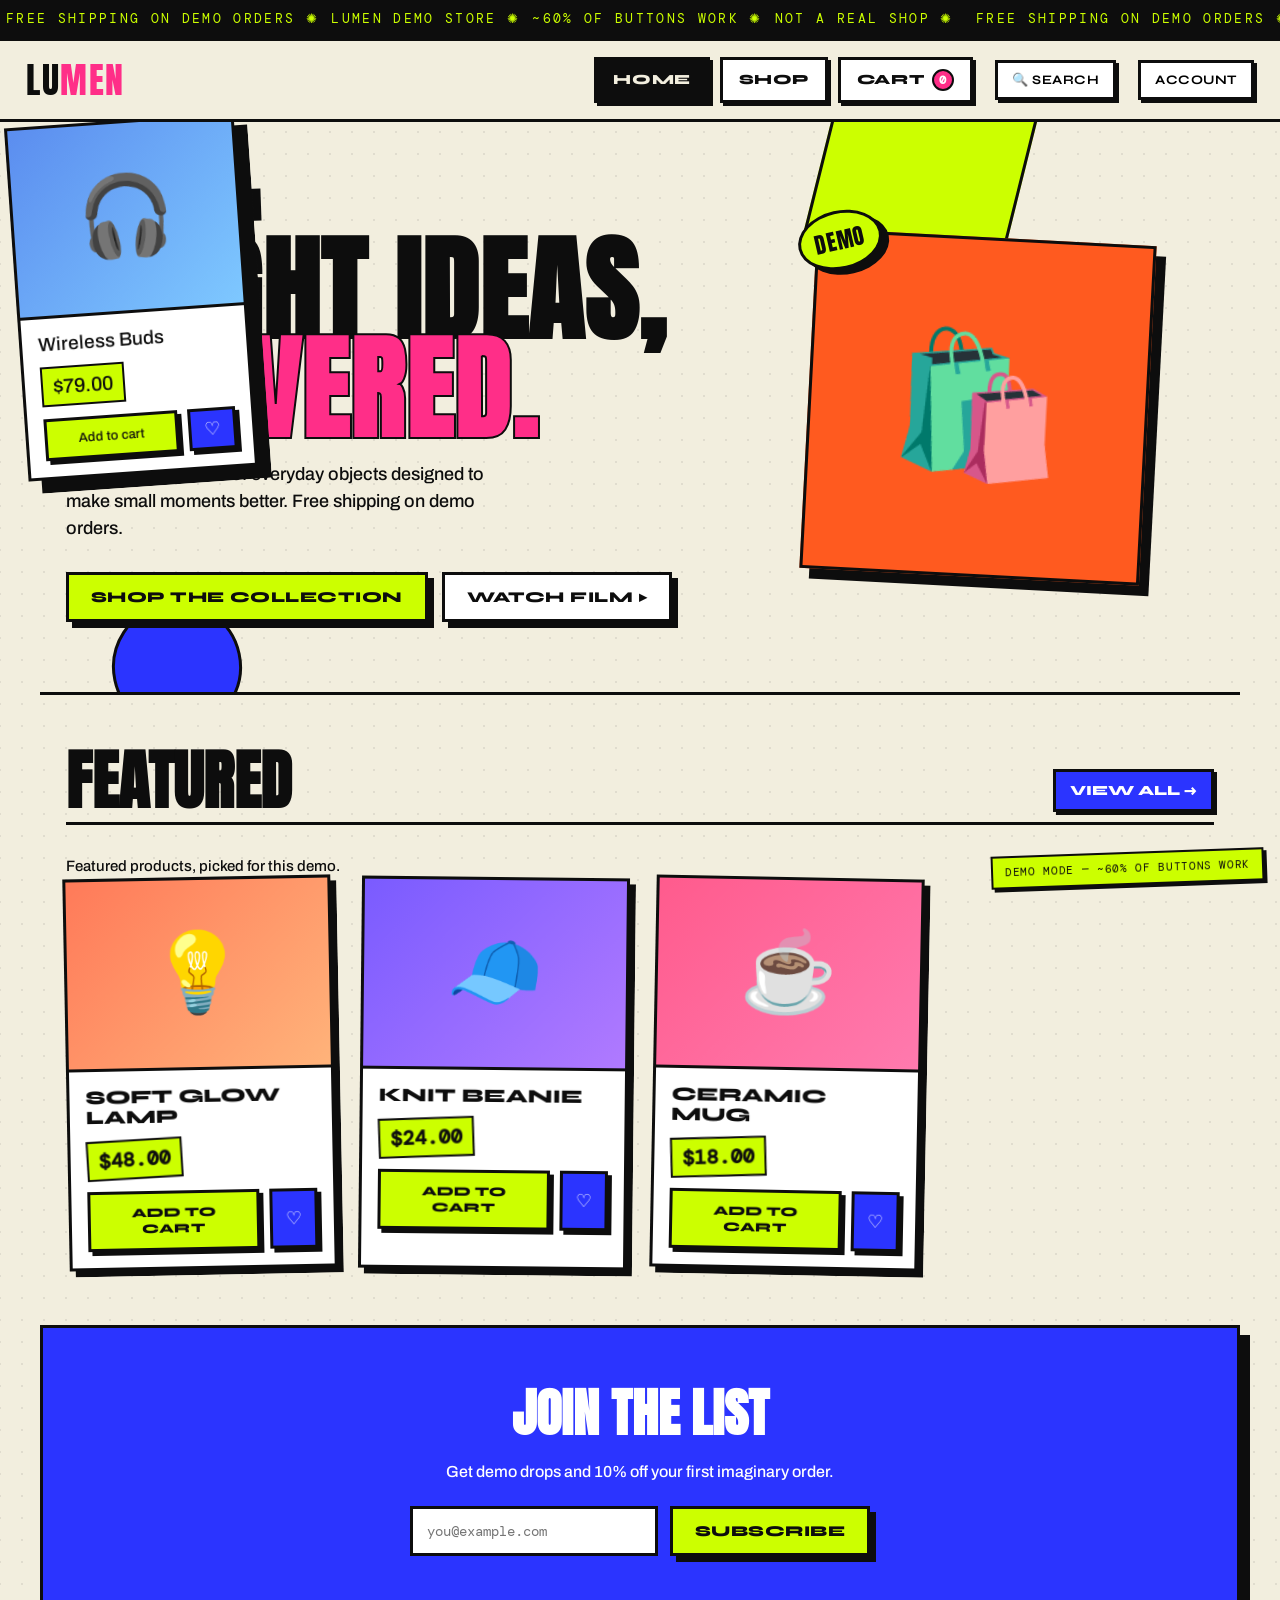
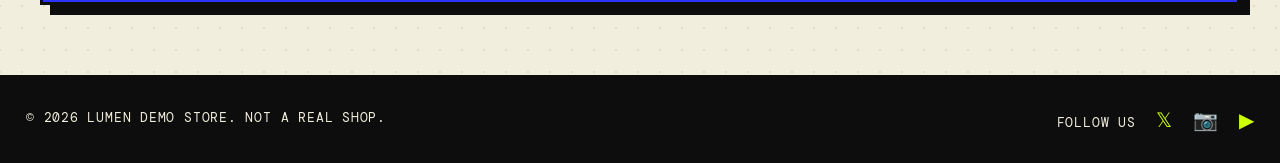
<file: index.html>
<!DOCTYPE html>
<html lang="en">
<head>
<meta charset="UTF-8">
<meta name="viewport" content="width=device-width, initial-scale=1.0">
<title>Lumen &middot; Home</title>
<link rel="preconnect" href="https://fonts.googleapis.com">
<link rel="preconnect" href="https://fonts.gstatic.com" crossorigin>
<link href="https://fonts.googleapis.com/css2?family=Anton&family=Archivo:wght@400;500;600;700&family=DM+Mono:wght@400;500&family=Syne:wght@700;800&display=swap" rel="stylesheet">
<link rel="stylesheet" href="styles.css">
</head>
<body>

<div class="ticker">
  <div class="ticker__track">
    <span>Free shipping on demo orders ✺</span><span>Lumen Demo Store ✺</span><span>~60% of buttons work ✺</span><span>Not a real shop ✺</span>
    <span>Free shipping on demo orders ✺</span><span>Lumen Demo Store ✺</span><span>~60% of buttons work ✺</span><span>Not a real shop ✺</span>
  </div>
</div>

<header class="masthead">
  <div class="brand">LU<span>MEN</span></div>
  <div class="spacer"></div>
  <nav class="mainnav">
    <a class="navlink is-active" href="index.html">Home</a>
    <a class="navlink" href="products.html">Shop</a>
    <a class="navlink" href="cart.html">Cart<span class="badge" id="cartBadge">0</span></a>
  </nav>
  <button class="icon-btn" onclick="demo('Search')">🔍 Search</button>
  <button class="icon-btn" onclick="demo('Account login')">Account</button>
</header>

<main class="content">
  <section class="hero">
    <span class="blob blob--lime"></span>
    <span class="blob blob--blue"></span>
    <div class="hero-text">
      <span class="eyebrow">New season · 2026</span>
      <h1>Bright ideas, <em>delivered.</em></h1>
      <p>A curated collection of everyday objects designed to make small moments better. Free shipping on demo orders.</p>
      <div class="hero-cta">
        <a href="products.html"><button class="btn">Shop the collection</button></a>
        <button class="btn ghost" onclick="demo('Watch the film')">Watch film ▸</button>
      </div>
    </div>
    <div class="hero-art">
      <div class="art-frame"><span class="sticker">DEMO</span>🛍️</div>
    </div>
  </section>

  <section class="section featured">
    <div class="sec-head">
      <h2>Featured</h2>
      <a href="products.html">View all →</a>
    </div>
    <p class="plain-note">Featured products, picked for this demo.</p>
    <div class="grid" id="featuredGrid"></div>
  </section>

  <div class="news">
    <h2>Join the list</h2>
    <p>Get demo drops and 10% off your first imaginary order.</p>
    <form onsubmit="demo('Newsletter signup');return false;">
      <input type="email" placeholder="you@example.com" required>
      <button class="btn" type="submit">Subscribe</button>
    </form>
  </div>

  <footer>
    <div>© 2026 Lumen Demo Store. Not a real shop.</div>
    <div class="socials">
      Follow us
      <button onclick="demo('Twitter')">𝕏</button>
      <button onclick="demo('Instagram')">📷</button>
      <button onclick="demo('YouTube')">▶</button>
    </div>
  </footer>
</main>

<div class="demo-note">Demo mode — ~60% of buttons work</div>

<script src="app.js"></script>
<script>
  renderFeatured('featuredGrid', 4);
  updateBadge();
</script>
</body>
</html>
</file>
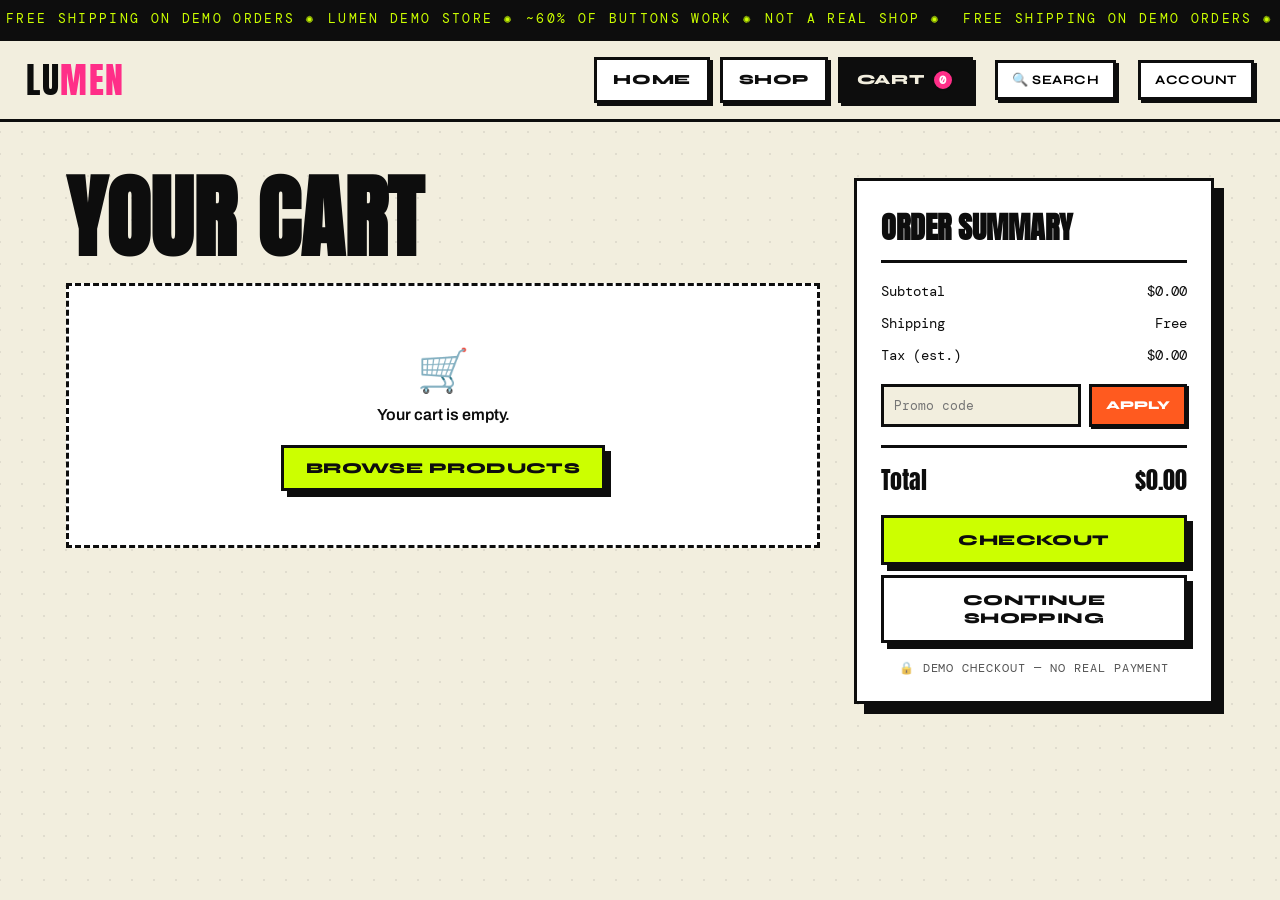
<file: cart.html>
<!DOCTYPE html>
<html lang="en">
<head>
<meta charset="UTF-8">
<meta name="viewport" content="width=device-width, initial-scale=1.0">
<title>Lumen &middot; Cart</title>
<link rel="preconnect" href="https://fonts.googleapis.com">
<link rel="preconnect" href="https://fonts.gstatic.com" crossorigin>
<link href="https://fonts.googleapis.com/css2?family=Anton&family=Archivo:wght@400;500;600;700&family=DM+Mono:wght@400;500&family=Syne:wght@700;800&display=swap" rel="stylesheet">
<link rel="stylesheet" href="styles.css">
</head>
<body>

<div class="ticker">
  <div class="ticker__track">
    <span>Free shipping on demo orders ✺</span><span>Lumen Demo Store ✺</span><span>~60% of buttons work ✺</span><span>Not a real shop ✺</span>
    <span>Free shipping on demo orders ✺</span><span>Lumen Demo Store ✺</span><span>~60% of buttons work ✺</span><span>Not a real shop ✺</span>
  </div>
</div>

<header class="masthead">
  <div class="brand">LU<span>MEN</span></div>
  <div class="spacer"></div>
  <nav class="mainnav">
    <a class="navlink" href="index.html">Home</a>
    <a class="navlink" href="products.html">Shop</a>
    <a class="navlink is-active" href="cart.html">Cart<span class="badge" id="cartBadge">0</span></a>
  </nav>
  <button class="icon-btn" onclick="demo('Search')">🔍 Search</button>
  <button class="icon-btn" onclick="demo('Account login')">Account</button>
</header>

<main class="content">
  <div class="cart-grid">
    <div>
      <h1 class="cart-head">Your cart</h1>
      <div id="items"></div>
    </div>

    <div class="summary">
      <h2>Order summary</h2>
      <div class="row"><span>Subtotal</span><span id="subtotal">$0.00</span></div>
      <div class="row"><span>Shipping</span><span>Free</span></div>
      <div class="row"><span>Tax (est.)</span><span id="tax">$0.00</span></div>
      <div class="promo">
        <input type="text" placeholder="Promo code">
        <button onclick="demo('Apply promo code')">Apply</button>
      </div>
      <div class="row total"><span>Total</span><span id="total">$0.00</span></div>
      <button class="btn" onclick="demo('Checkout / Payment')">Checkout</button>
      <a href="products.html"><button class="btn ghost">Continue shopping</button></a>
      <div class="secure">🔒 Demo checkout — no real payment</div>
    </div>
  </div>
</main>

<div class="toast" id="toast">Updated</div>

<script src="app.js"></script>
<script>
  renderCart();
  updateBadge();
</script>
</body>
</html>
</file>
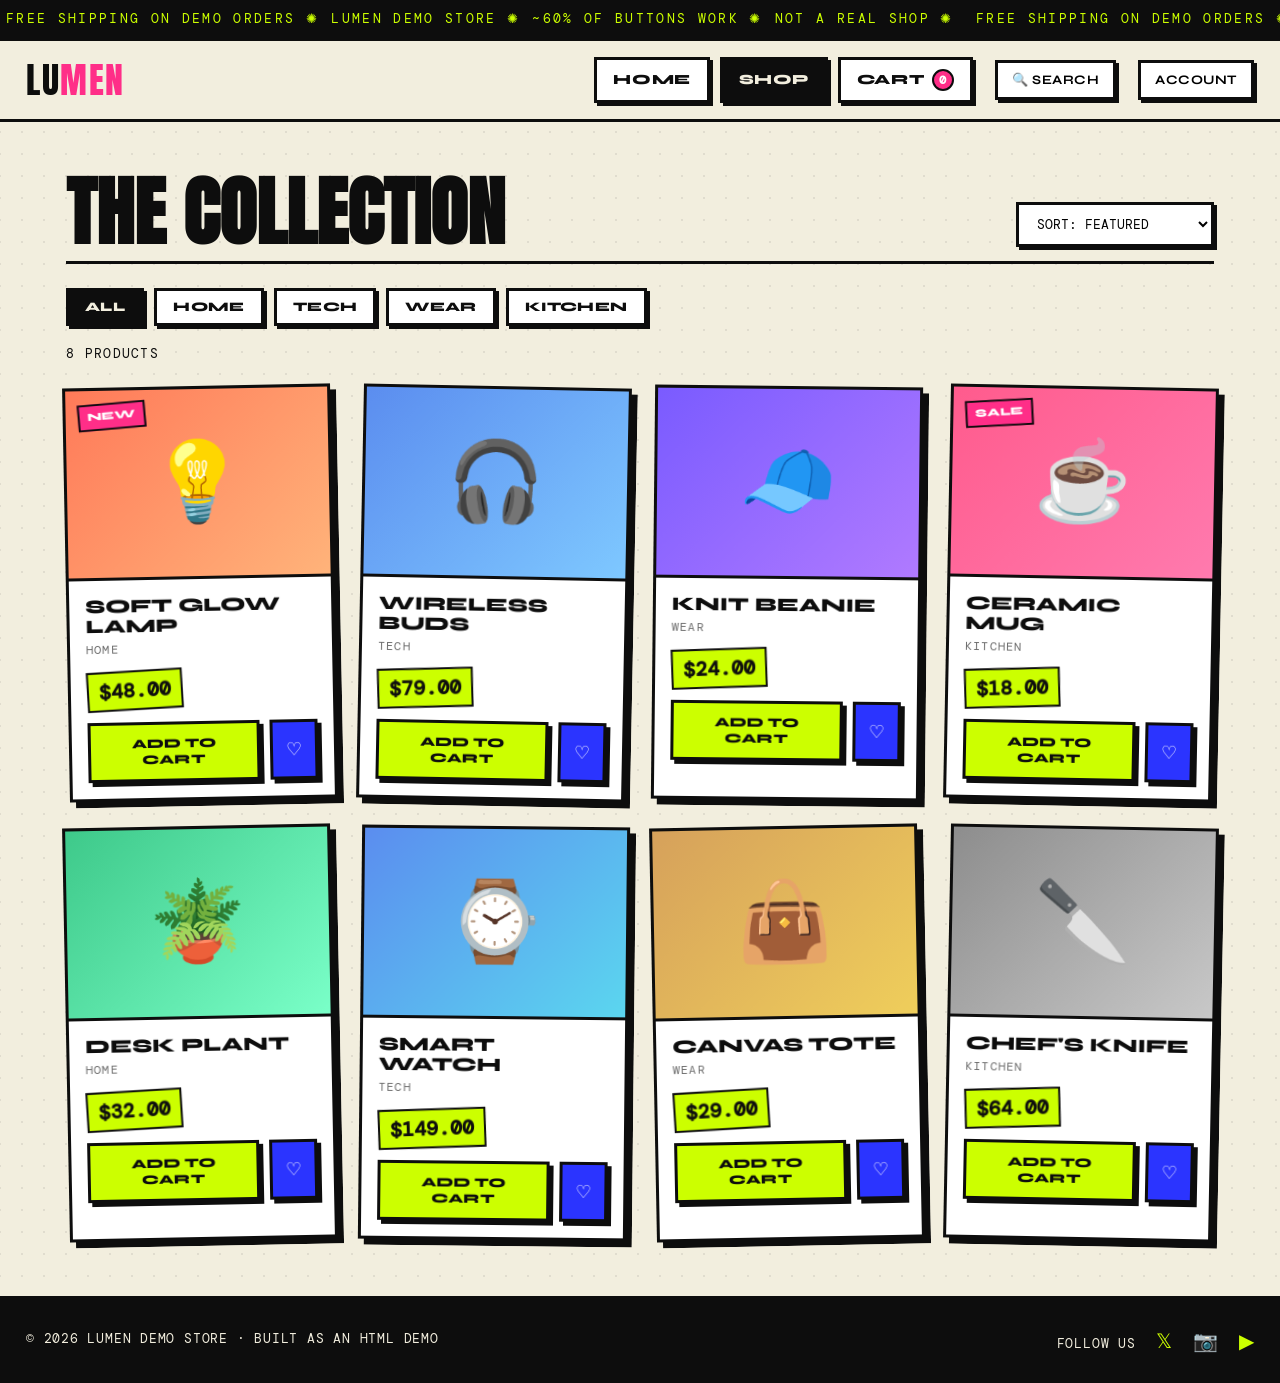
<file: products.html>
<!DOCTYPE html>
<html lang="en">
<head>
<meta charset="UTF-8">
<meta name="viewport" content="width=device-width, initial-scale=1.0">
<title>Lumen &middot; Shop</title>
<link rel="preconnect" href="https://fonts.googleapis.com">
<link rel="preconnect" href="https://fonts.gstatic.com" crossorigin>
<link href="https://fonts.googleapis.com/css2?family=Anton&family=Archivo:wght@400;500;600;700&family=DM+Mono:wght@400;500&family=Syne:wght@700;800&display=swap" rel="stylesheet">
<link rel="stylesheet" href="styles.css">
</head>
<body>

<div class="ticker">
  <div class="ticker__track">
    <span>Free shipping on demo orders ✺</span><span>Lumen Demo Store ✺</span><span>~60% of buttons work ✺</span><span>Not a real shop ✺</span>
    <span>Free shipping on demo orders ✺</span><span>Lumen Demo Store ✺</span><span>~60% of buttons work ✺</span><span>Not a real shop ✺</span>
  </div>
</div>

<header class="masthead">
  <div class="brand">LU<span>MEN</span></div>
  <div class="spacer"></div>
  <nav class="mainnav">
    <a class="navlink" href="index.html">Home</a>
    <a class="navlink is-active" href="products.html">Shop</a>
    <a class="navlink" href="cart.html">Cart<span class="badge" id="cartBadge">0</span></a>
  </nav>
  <button class="icon-btn" onclick="demo('Search')">🔍 Search</button>
  <button class="icon-btn" onclick="demo('Account login')">Account</button>
</header>

<main class="content">
  <section class="section">
    <div class="shopbar">
      <h1>The collection</h1>
      <select onchange="demo('Sort by ' + this.value)">
        <option>Sort: Featured</option>
        <option>Price: Low to High</option>
        <option>Price: High to Low</option>
        <option>Newest</option>
      </select>
    </div>

    <div class="filters">
      <button class="chip active" onclick="filterCat('all',this)">All</button>
      <button class="chip" onclick="filterCat('Home',this)">Home</button>
      <button class="chip" onclick="filterCat('Tech',this)">Tech</button>
      <button class="chip" onclick="filterCat('Wear',this)">Wear</button>
      <button class="chip" onclick="filterCat('Kitchen',this)">Kitchen</button>
    </div>

    <div class="count" id="count"></div>
    <div class="grid" id="grid"></div>
  </section>

  <footer>
    <div>© 2026 Lumen Demo Store · Built as an HTML demo</div>
    <div class="socials">
      Follow us
      <button onclick="demo('Twitter')">𝕏</button>
      <button onclick="demo('Instagram')">📷</button>
      <button onclick="demo('YouTube')">▶</button>
    </div>
  </footer>
</main>

<div class="toast" id="toast">Added to cart</div>

<script src="app.js"></script>
<script>
  let activeCat = 'all';
  function filterCat(cat, el){
    activeCat = cat;
    document.querySelectorAll('.chip').forEach(c=>c.classList.remove('active'));
    el.classList.add('active');
    renderShop();
  }
  function renderShop(){
    const list = activeCat==='all' ? PRODUCTS : PRODUCTS.filter(p=>p.cat===activeCat);
    document.getElementById('count').textContent = list.length + ' products';
    document.getElementById('grid').innerHTML = list.map(p=>`
      <div class="card">
        <div class="thumb" style="background:${p.bg}">${p.emoji}${p.tag?`<span class="tag">${p.tag}</span>`:''}</div>
        <div class="card-body">
          <h3>${p.name}</h3>
          <div class="cat">${p.cat}</div>
          <div class="price">$${p.price.toFixed(2)}</div>
          <div class="card-actions">
            <button class="btn" onclick="addToCart(${p.id})">Add to cart</button>
            <button class="wish" onclick="demo('Wishlist')">♡</button>
          </div>
        </div>
      </div>`).join('');
  }
  renderShop();
  updateBadge();
</script>
</body>
</html>
</file>
<file: styles.css>
/* ===========================================================
   LUMEN — neo-brutalist acid-zine theme
   Layout/visual only. All copy + app.js logic unchanged.
   =========================================================== */

:root{
  --paper:#f2eede;
  --paper-2:#ffffff;
  --ink:#0d0d0d;
  --lime:#ccff00;
  --pink:#ff2e88;
  --blue:#2b34ff;
  --orange:#ff5a1f;
  --border:3px solid var(--ink);
  --border-2:2px solid var(--ink);
  --shadow:6px 6px 0 var(--ink);
  --shadow-lg:10px 10px 0 var(--ink);
  --font-display:'Anton',Impact,sans-serif;
  --font-head:'Syne','Archivo',sans-serif;
  --font-body:'Archivo','Helvetica Neue',sans-serif;
  --font-mono:'DM Mono','Courier New',monospace;
}

*{box-sizing:border-box;margin:0;padding:0}
html{scroll-behavior:smooth}
body{
  font-family:var(--font-body);
  color:var(--ink);
  line-height:1.5;
  background-color:var(--paper);
  background-image:radial-gradient(rgba(13,13,13,.08) 1.4px, transparent 1.4px);
  background-size:22px 22px;
  background-position:-11px -11px;
  -webkit-font-smoothing:antialiased;
}
a{color:inherit;text-decoration:none}
::selection{background:var(--lime);color:var(--ink)}

/* ---- marquee ticker ---- */
.ticker{background:var(--ink);color:var(--lime);border-bottom:var(--border);overflow:hidden;white-space:nowrap}
.ticker__track{display:inline-block;padding:9px 0;font-family:var(--font-mono);font-size:13px;
  letter-spacing:.18em;text-transform:uppercase;animation:ticker 22s linear infinite}
.ticker__track span{padding:0 6px}
.ticker:hover .ticker__track{animation-play-state:paused}
@keyframes ticker{from{transform:translateX(0)}to{transform:translateX(-50%)}}

/* ---- masthead ---- */
.masthead{position:sticky;top:0;z-index:40;display:flex;align-items:center;gap:22px;
  flex-wrap:wrap;padding:16px 26px;background:var(--paper);border-bottom:var(--border)}
.brand{font-family:var(--font-display);font-size:36px;letter-spacing:1.5px;line-height:1}
.brand span{color:var(--pink)}
.spacer{flex:1}
.mainnav{display:flex;gap:10px;flex-wrap:wrap}
.navlink{position:relative;font-family:var(--font-head);font-weight:800;font-size:14px;
  text-transform:uppercase;letter-spacing:.04em;border:var(--border);background:var(--paper-2);
  padding:9px 16px;box-shadow:3px 3px 0 var(--ink);transition:transform .12s,box-shadow .12s,background .12s}
.navlink:hover{transform:translate(-2px,-2px);box-shadow:5px 5px 0 var(--ink);background:var(--lime)}
.navlink.is-active{background:var(--ink);color:var(--paper)}
.badge{display:inline-grid;place-items:center;min-width:22px;height:22px;margin-left:8px;
  padding:0 5px;background:var(--pink);color:#fff;border:var(--border-2);border-radius:50px;
  font-family:var(--font-mono);font-size:12px;font-weight:700;line-height:1}
.icon-btn{font-family:var(--font-head);font-weight:700;font-size:13px;text-transform:uppercase;
  letter-spacing:.04em;border:var(--border);background:var(--paper-2);padding:9px 14px;cursor:pointer;
  box-shadow:3px 3px 0 var(--ink);transition:transform .12s,box-shadow .12s,background .12s}
.icon-btn:hover{transform:translate(-2px,-2px);box-shadow:5px 5px 0 var(--ink);background:var(--orange);color:#fff}

/* ---- buttons ---- */
.btn{font-family:var(--font-head);font-weight:800;font-size:15px;text-transform:uppercase;
  letter-spacing:.03em;border:var(--border);background:var(--lime);color:var(--ink);
  padding:13px 22px;cursor:pointer;box-shadow:var(--shadow);transition:transform .12s,box-shadow .12s}
.btn:hover{transform:translate(-2px,-2px);box-shadow:8px 8px 0 var(--ink)}
.btn:active{transform:translate(2px,2px);box-shadow:2px 2px 0 var(--ink)}
.btn.ghost{background:var(--paper-2)}

/* ---- layout shell ---- */
.content{display:block}
.section{max-width:1200px;margin:0 auto;padding:56px 26px}
.sec-head{display:flex;align-items:flex-end;justify-content:space-between;gap:16px;
  margin-bottom:30px;border-bottom:var(--border);padding-bottom:10px}
.sec-head h2{font-family:var(--font-display);font-size:clamp(34px,6vw,64px);text-transform:uppercase;line-height:.95}
.sec-head a{font-family:var(--font-head);font-weight:800;text-transform:uppercase;font-size:14px;
  background:var(--blue);color:#fff;border:var(--border);padding:8px 14px;box-shadow:3px 3px 0 var(--ink)}
.sec-head a:hover{background:var(--pink)}

/* ---- HERO ---- */
.hero{position:relative;overflow:hidden;border-bottom:var(--border);
  display:grid;grid-template-columns:1.15fr .85fr;gap:36px;align-items:center;
  padding:70px 26px;max-width:1200px;margin:0 auto}
.hero .blob{position:absolute;z-index:0;border:var(--border)}
.blob--lime{width:200px;height:200px;background:var(--lime);top:-60px;right:18%;transform:rotate(14deg)}
.blob--blue{width:130px;height:130px;background:var(--blue);bottom:-40px;left:6%;transform:rotate(-12deg);border-radius:50%}
.hero-text,.hero-art{position:relative;z-index:1}
.eyebrow{display:inline-block;font-family:var(--font-mono);font-size:13px;text-transform:uppercase;
  letter-spacing:.16em;background:var(--ink);color:var(--lime);padding:6px 12px;margin-bottom:18px;transform:rotate(-2deg)}
.hero h1{font-family:var(--font-display);font-size:clamp(54px,9vw,118px);line-height:.86;
  text-transform:uppercase;letter-spacing:1px;margin-bottom:22px}
.hero h1 em{font-style:normal;color:var(--pink);-webkit-text-stroke:2px var(--ink)}
.hero p{font-size:18px;max-width:430px;margin-bottom:30px;font-weight:500}
.hero-cta{display:flex;gap:14px;flex-wrap:wrap}
.hero-art{display:flex;align-items:center;justify-content:center}
.art-frame{position:relative;width:100%;max-width:340px;aspect-ratio:1;background:var(--orange);
  border:var(--border);box-shadow:var(--shadow-lg);display:flex;align-items:center;justify-content:center;
  font-size:140px;transform:rotate(3deg)}
.sticker{position:absolute;top:-22px;left:-22px;font-family:var(--font-display);font-size:22px;
  background:var(--lime);color:var(--ink);border:var(--border);padding:10px 14px;
  border-radius:50%;transform:rotate(-16deg);box-shadow:var(--shadow);letter-spacing:1px}

/* ---- product grid + cards ---- */
.grid{display:grid;grid-template-columns:repeat(auto-fill,minmax(240px,1fr));gap:26px}
.card{position:relative;background:var(--paper-2);border:var(--border);box-shadow:var(--shadow);
  transition:transform .15s,box-shadow .15s;animation:pop .5s both}
.card:nth-child(odd){transform:rotate(-1.1deg)}
.card:nth-child(even){transform:rotate(1.1deg)}
.card:nth-child(3n){transform:rotate(.6deg)}
.card:hover{transform:rotate(0) translate(-4px,-4px);box-shadow:12px 12px 0 var(--ink);z-index:2}
.card:nth-child(2){animation-delay:.06s}
.card:nth-child(3){animation-delay:.12s}
.card:nth-child(4){animation-delay:.18s}
.thumb{height:190px;border-bottom:var(--border);display:flex;align-items:center;justify-content:center;
  font-size:78px;position:relative}
.tag{position:absolute;top:12px;left:12px;font-family:var(--font-head);font-weight:800;font-size:11px;
  text-transform:uppercase;background:var(--pink);color:#fff;border:var(--border-2);padding:3px 8px;transform:rotate(-4deg)}
.card-body{padding:16px}
.card h3{font-family:var(--font-head);font-weight:800;font-size:19px;text-transform:uppercase;line-height:1.05}
.card .cat{font-family:var(--font-mono);font-size:12px;text-transform:uppercase;letter-spacing:.1em;
  color:var(--ink);opacity:.6;margin-top:4px}
.card .price{display:inline-block;font-family:var(--font-mono);font-weight:700;font-size:20px;
  background:var(--lime);border:var(--border-2);padding:3px 10px;margin:12px 0;transform:rotate(-2.5deg)}
.card-actions{display:flex;gap:10px}
.card-actions .btn{flex:1;padding:11px 8px;font-size:13px;box-shadow:4px 4px 0 var(--ink)}
.wish{border:var(--border);background:var(--blue);color:#fff;width:48px;cursor:pointer;font-size:18px;
  box-shadow:4px 4px 0 var(--ink);transition:transform .12s,box-shadow .12s}
.wish:hover{transform:translate(-2px,-2px);box-shadow:6px 6px 0 var(--ink);background:var(--pink)}

/* ---- newsletter ---- */
.news{max-width:1200px;margin:0 auto 70px;padding:46px 30px;background:var(--blue);color:#fff;
  border:var(--border);box-shadow:var(--shadow-lg);text-align:center}
.news h2{font-family:var(--font-display);font-size:clamp(30px,5vw,52px);text-transform:uppercase;margin-bottom:8px}
.news p{margin-bottom:22px;font-weight:500}
.news form{display:flex;gap:12px;max-width:460px;margin:0 auto;flex-wrap:wrap}
.news input{flex:1;min-width:200px;font-family:var(--font-mono);padding:13px 14px;border:var(--border);
  background:var(--paper-2);color:var(--ink);font-size:14px}
.news .btn{background:var(--lime)}

/* ---- SHOP ---- */
.shopbar{display:flex;align-items:flex-end;justify-content:space-between;gap:18px;flex-wrap:wrap;
  margin-bottom:24px;border-bottom:var(--border);padding-bottom:14px}
.shopbar h1{font-family:var(--font-display);font-size:clamp(40px,7vw,76px);text-transform:uppercase;line-height:.92}
select{font-family:var(--font-mono);font-size:13px;text-transform:uppercase;border:var(--border);
  background:var(--paper-2);padding:10px 14px;cursor:pointer;box-shadow:3px 3px 0 var(--ink)}
.filters{display:flex;gap:10px;flex-wrap:wrap;margin-bottom:18px}
.chip{font-family:var(--font-head);font-weight:800;font-size:13px;text-transform:uppercase;letter-spacing:.03em;
  border:var(--border);background:var(--paper-2);color:var(--ink);padding:8px 16px;cursor:pointer;
  box-shadow:3px 3px 0 var(--ink);transition:transform .12s,box-shadow .12s,background .12s}
.chip:hover{transform:translate(-2px,-2px);box-shadow:5px 5px 0 var(--ink);background:var(--lime)}
.chip.active{background:var(--ink);color:var(--paper)}
.count{font-family:var(--font-mono);font-size:13px;text-transform:uppercase;letter-spacing:.1em;margin:6px 0 22px}

/* ---- CART ---- */
.cart-grid{max-width:1200px;margin:0 auto;padding:56px 26px;display:grid;
  grid-template-columns:1fr 360px;gap:34px;align-items:start}
.cart-head{font-family:var(--font-display);font-size:clamp(44px,8vw,90px);text-transform:uppercase;
  line-height:.9;margin-bottom:24px}
.item{display:flex;align-items:center;gap:18px;background:var(--paper-2);border:var(--border);
  box-shadow:var(--shadow);padding:16px;margin-bottom:18px;transition:transform .12s,box-shadow .12s}
.item:hover{transform:translate(-3px,-3px);box-shadow:9px 9px 0 var(--ink)}
.item .ico{width:72px;height:72px;border:var(--border);display:flex;align-items:center;justify-content:center;
  font-size:38px;flex-shrink:0}
.item .info{flex:1;min-width:0}
.item .info h3{font-family:var(--font-head);font-weight:800;font-size:18px;text-transform:uppercase}
.item .info .cat{font-family:var(--font-mono);font-size:12px;text-transform:uppercase;letter-spacing:.1em;opacity:.6}
.item .price{font-family:var(--font-mono);font-weight:700;font-size:19px;width:90px;text-align:right}
.qty{display:flex;align-items:center;gap:6px}
.qty button{width:34px;height:34px;border:var(--border);background:var(--lime);cursor:pointer;
  font-family:var(--font-head);font-weight:800;font-size:18px;line-height:1;box-shadow:2px 2px 0 var(--ink)}
.qty button:hover{background:var(--pink);color:#fff}
.qty span{font-family:var(--font-mono);font-weight:700;min-width:26px;text-align:center}
.remove{background:none;border:none;cursor:pointer;font-size:20px;padding:4px;transition:transform .12s}
.remove:hover{transform:scale(1.25) rotate(-8deg)}
.empty{background:var(--paper-2);border:3px dashed var(--ink);padding:54px;text-align:center;font-weight:600}
.empty .btn{margin-top:18px}

.summary{background:var(--paper-2);border:var(--border);box-shadow:var(--shadow-lg);padding:24px;
  position:sticky;top:96px}
.summary h2{font-family:var(--font-display);font-size:30px;text-transform:uppercase;margin-bottom:18px;
  border-bottom:var(--border);padding-bottom:10px}
.row{display:flex;justify-content:space-between;margin-bottom:11px;font-family:var(--font-mono);font-size:14px}
.row.total{font-family:var(--font-display);font-size:24px;border-top:var(--border);padding-top:14px;margin-top:14px}
.promo{display:flex;gap:8px;margin:18px 0}
.promo input{flex:1;font-family:var(--font-mono);padding:10px;border:var(--border);background:var(--paper);font-size:13px}
.promo button{font-family:var(--font-head);font-weight:800;text-transform:uppercase;font-size:12px;
  border:var(--border);background:var(--orange);color:#fff;padding:10px 14px;cursor:pointer;box-shadow:2px 2px 0 var(--ink)}
.summary .btn{width:100%;margin-top:6px}
.summary .btn.ghost{margin-top:10px}
.secure{font-family:var(--font-mono);font-size:12px;text-transform:uppercase;letter-spacing:.08em;text-align:center;margin-top:16px;opacity:.7}

/* ---- footer ---- */
footer{border-top:var(--border);background:var(--ink);color:var(--paper);
  padding:30px 26px;display:flex;justify-content:space-between;flex-wrap:wrap;gap:16px;
  font-family:var(--font-mono);font-size:13px;text-transform:uppercase;letter-spacing:.06em}
.socials button{background:none;border:none;color:var(--lime);font-size:20px;cursor:pointer;margin-left:12px}
.socials button:hover{color:var(--pink);transform:scale(1.2)}

/* ---- toast + demo note ---- */
.toast{position:fixed;bottom:26px;left:50%;transform:translateX(-50%) translateY(90px);
  background:var(--ink);color:var(--lime);font-family:var(--font-head);font-weight:800;text-transform:uppercase;
  border:var(--border);padding:14px 22px;box-shadow:var(--shadow);opacity:0;transition:all .25s;z-index:60}
.toast.show{transform:translateX(-50%) translateY(0);opacity:1}
.demo-note{position:fixed;bottom:16px;right:16px;font-family:var(--font-mono);font-size:11px;text-transform:uppercase;
  letter-spacing:.06em;background:var(--lime);color:var(--ink);border:var(--border-2);padding:6px 12px;
  box-shadow:3px 3px 0 var(--ink);transform:rotate(-2deg);z-index:50}

@keyframes pop{from{opacity:0;transform:translateY(22px)}to{opacity:1}}
.reveal{animation:pop .55s both}
.reveal.d1{animation-delay:.08s}
.reveal.d2{animation-delay:.16s}
.reveal.d3{animation-delay:.24s}

/* ---- responsive ---- */
@media(max-width:880px){
  .hero{grid-template-columns:1fr;text-align:left}
  .hero-art{justify-content:flex-start}
  .cart-grid{grid-template-columns:1fr}
  .summary{position:static}
}
@media(max-width:560px){
  .masthead{gap:12px;padding:14px 16px}
  .brand{font-size:28px}
  .section,.cart-grid,.hero{padding-left:16px;padding-right:16px}
}

/* ---- plain-text "Featured" caption (normal text, not the display heading) ---- */
.plain-note{font-family:var(--font-body);font-weight:500;font-size:15px;text-transform:none;margin-top:12px}

/* ---- Wireless Buds featured card: fixed to TOP-LEFT, visible without scrolling ---- */
#featuredGrid .card:nth-child(2){
  position:fixed;top:120px;left:16px;width:230px;z-index:35;
  transform:rotate(-4deg);box-shadow:13px 13px 0 var(--ink)}
#featuredGrid .card:nth-child(2):hover{transform:rotate(-1deg) translate(-3px,-3px)}
@media(max-width:880px){
  #featuredGrid .card:nth-child(2){position:static;width:auto;transform:rotate(1deg);box-shadow:var(--shadow);z-index:auto}
}

/* ---- Wireless Buds card only: plain, readable text (normal font, AI-bot friendly) ---- */
#featuredGrid .card:nth-child(2) h3,
#featuredGrid .card:nth-child(2) .price,
#featuredGrid .card:nth-child(2) .btn{
  font-family:var(--font-body);
  font-weight:500;
  text-transform:none;     /* normal sentence/title casing, not all-caps */
  letter-spacing:normal;
}
#featuredGrid .card:nth-child(2) .price{
  transform:none;          /* un-tilt the price so it reads straight */
}
</file>
